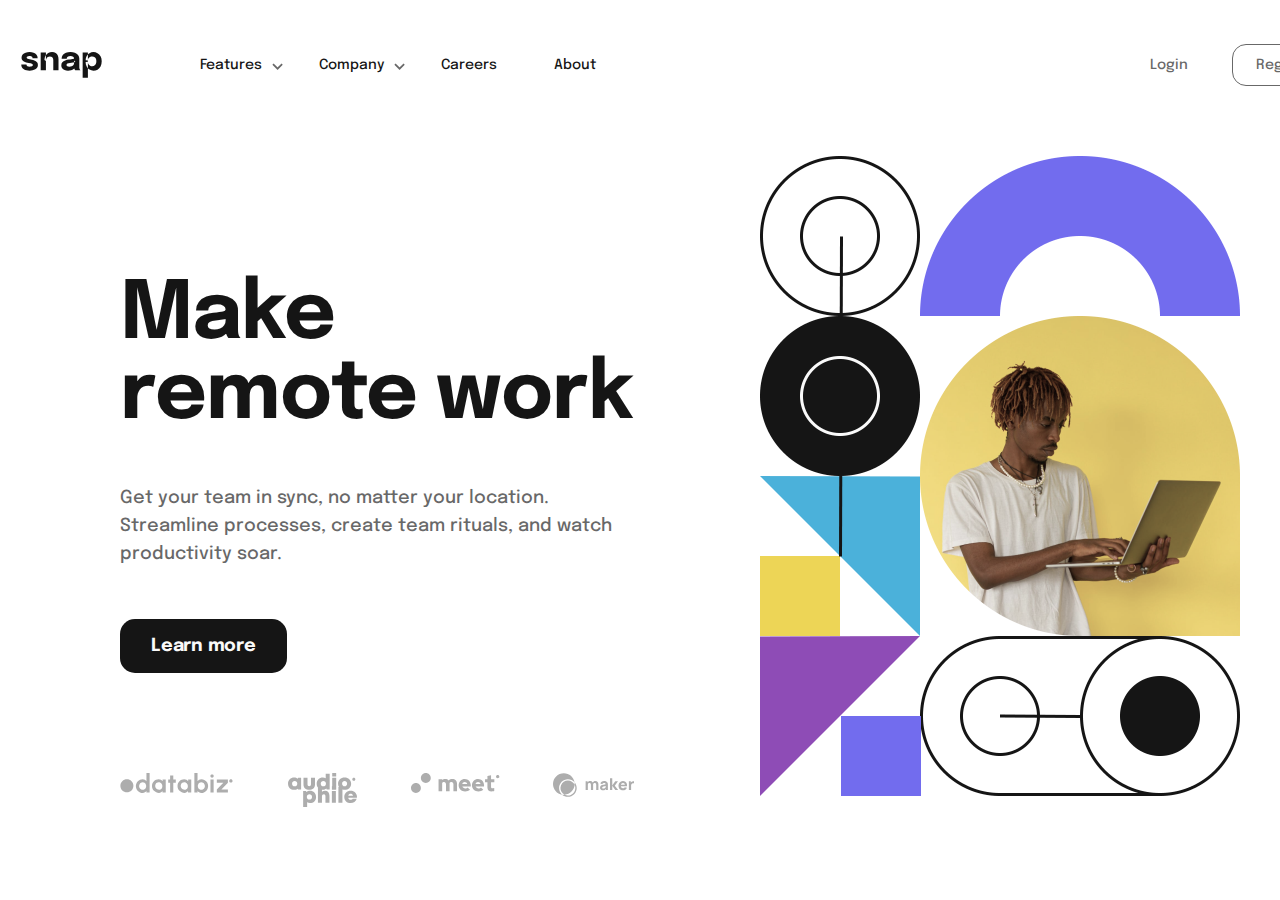
<file: index.html>
<!DOCTYPE html>
<html lang="en">
<head>
    <meta charset="UTF-8">
    <meta http-equiv="X-UA-Compatible" content="IE=edge">
    <meta name="viewport" content="width=device-width, initial-scale=1.0">
    <title>Document</title>
    <link rel="stylesheet" href="./css2/main.css">
</head>
<body>
    <header class="site-header">
        <div class="container">
         <div class="header__inner">
            <a class="header-logo" href="#">
                <img class="header__img" src="./img/snap.svg" alt="#" width="83" height="26" >

            </a>
            <nav class="nav">
                <ul class="nav__list">
                    <li class="nav__item ">
                        <a href="#" class="nav__link nav__item--activ">Features</a>
                            <ol class="activ__list">
                                <li class="activ__item">
                                    <a class="activ__link activ__link--iconka1 " href="./index2.html">Todo List</a>
                                </li>
                                <li class="activ__item">
                                    <a class="activ__link activ__link--iconka2 " href="./index2.html">Calendar</a>
                                </li>
                                <li class="activ__item">
                                    <a class="activ__link activ__link--iconka3 " href="./index2.html">Reminders</a>
                                </li><li class="activ__item">
                                    <a class="activ__link  activ__link--iconka4 " href="./index2.html">Planning</a>
                                </li>
                            </ol>
                    </li>
                    <li class="nav__item ">
                        <a class="nav__link nav__item--activ">Company</a>
                       
                            <ol class="activ__list1">
                                <li class="activ__item">
                                    <a class="activ__link" href="./index2.html">History</a>
                                </li>
                                <li class="activ__item">
                                    <a class="activ__link" href="./index2.html">Our Team</a>
                                </li>
                                <li class="activ__item">
                                    <a class="activ__link" href="./index2.html">Blog</a>
                               
                            </ol>
                       
                    </li>
                    <li class="nav__item">
                        <a class="nav__link">Careers</a>
                    </li><li class="nav__item">
                        <a class="nav__link">About</a>
                    </li>
                </ul>
            </nav>
            <div class="header__links">
                <a class="header-link " href="#">Login</a>
                <a class="header-link header-link--activ" href="#">Register</a>
            </div> 
         </div>
        </div>
    </header>
    <main >
        <section class="hero">
            <div class="container">
                <div class="hero__inner">
                <div class="hero__content">
                    <h1 class="hero-title">Make
                        remote work</h1>
                        <p class="hero-text">Get your team in sync, no matter your location.
                             Streamline processes, create team rituals, and watch productivity soar.</p>
                             <a class="hero-link" href="./index2.html">Learn more</a>
                
                <div class="hero-logos">
                    <ol class="hero__list">
                        <li class="hero__item">
                            <a class="hero-ligos" href="./index2.html">
                                <img class="hero__img" src="./img/databiz1.svg" alt="#" width="113" height="20">
                            </a>
                        </li>
                        <li class="hero__item">
                            <a class="hero-ligos" href="./index2.html">
                                <img class="hero__img" src="./img/Union2.svg" alt="#" width="73" height="34">
                            </a>
                        </li>
                        <li class="hero__item">
                            <a class="hero-ligos" href="./index2.html">
                                <img class="hero__img" src="./img/Combined-Shape3.svg" alt="#" width="89" height="20">
                            </a>
                        </li>
                        <li class="hero__item">
                            <a class="hero-ligos" href="./index2.html">
                                <img class="hero__img" src="./img/Combined-Shape4as4.svg" alt="#" width="82" height="24">
                            </a>
                        </li>
                    </ol>
                </div>
            </div>
                <img class="hero__img" src="./img/Group4.png" alt="#" width="480" height="640">
                </div>
            </div>
        </section>
    </main>

    
</body>
</html>
</file>
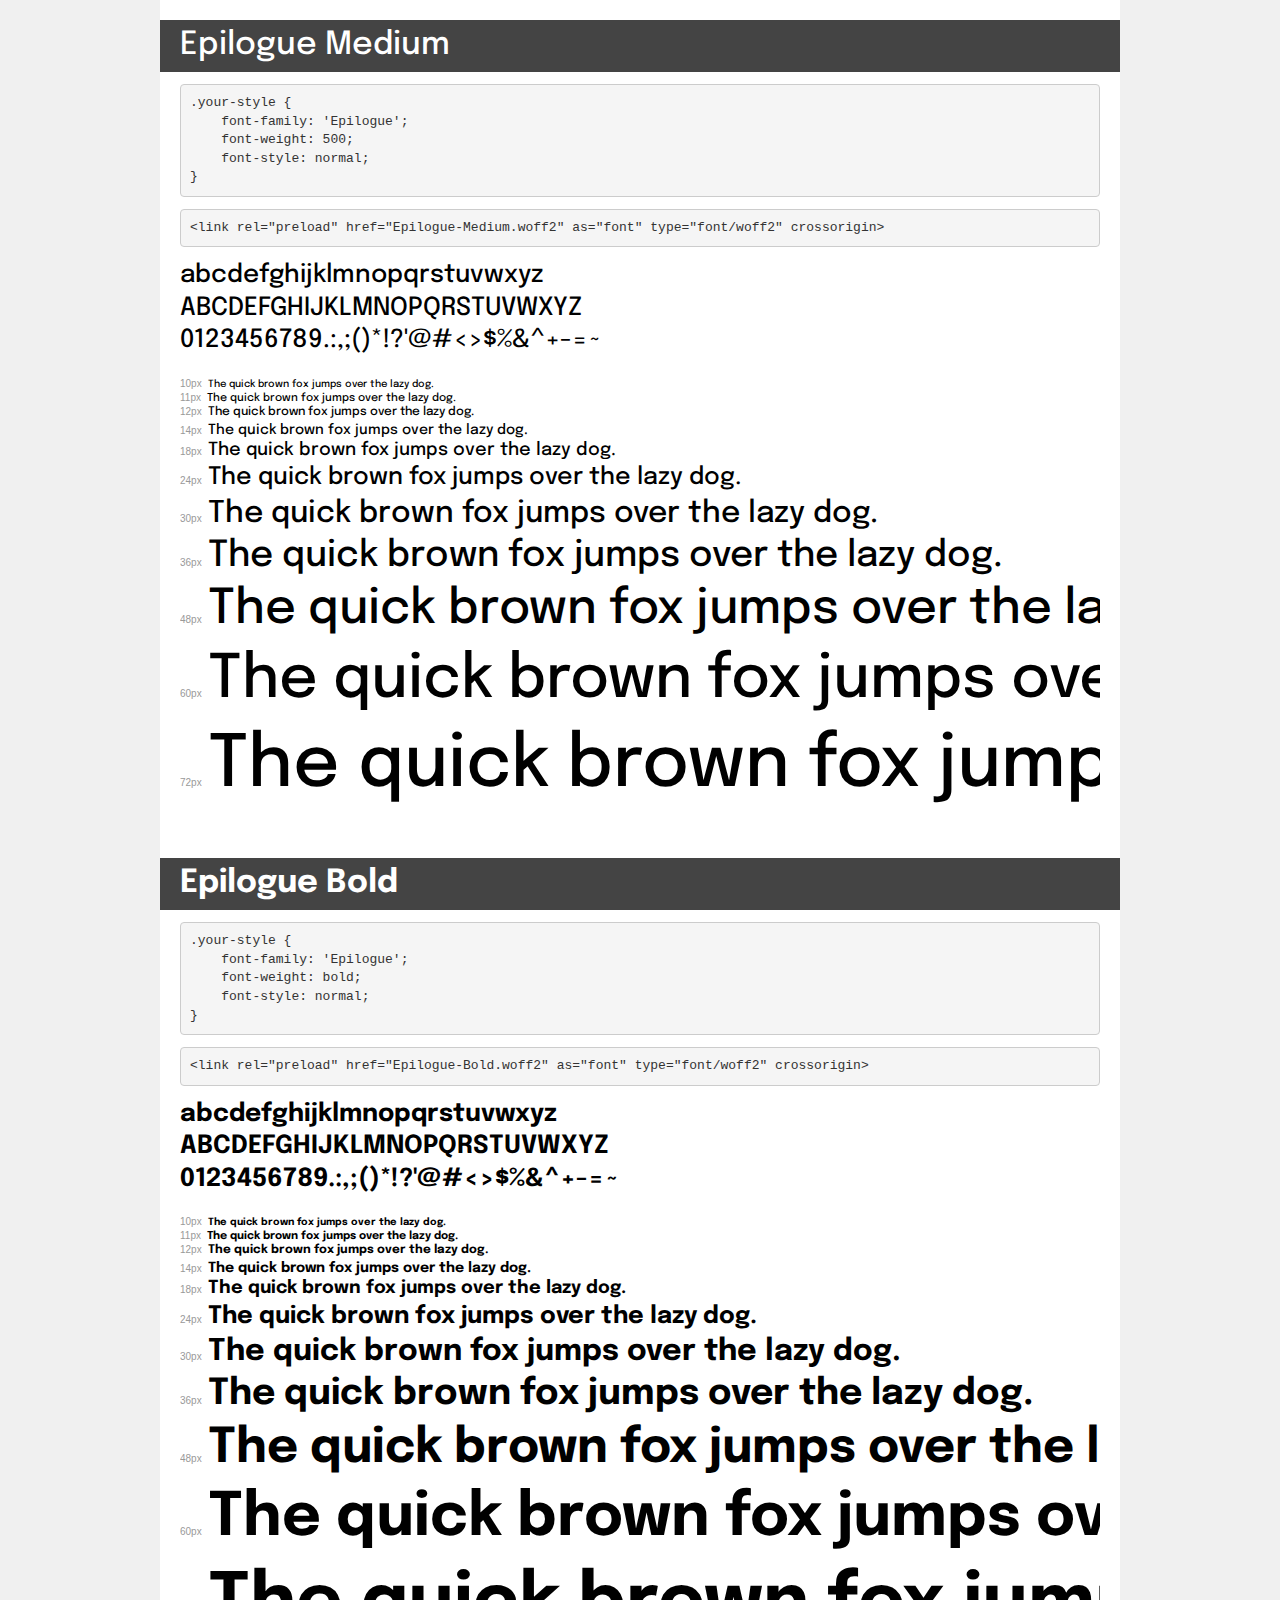
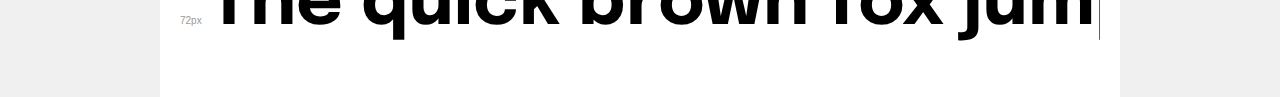
<file: fonts/demo.html>
<!DOCTYPE html>
<html lang="en">
<head>
    <meta charset="utf-8">
    <meta http-equiv="X-UA-Compatible" content="IE=edge">
    <meta name="viewport" content="width=device-width, initial-scale=1">
    <meta name="robots" content="noindex, noarchive">
    <meta name="format-detection" content="telephone=no">
    <title>Transfonter demo</title>
    <link href="stylesheet.css" rel="stylesheet">
    <style>
        /*
        http://meyerweb.com/eric/tools/css/reset/
        v2.0 | 20110126
        License: none (public domain)
        */
        html, body, div, span, applet, object, iframe,
        h1, h2, h3, h4, h5, h6, p, blockquote, pre,
        a, abbr, acronym, address, big, cite, code,
        del, dfn, em, img, ins, kbd, q, s, samp,
        small, strike, strong, sub, sup, tt, var,
        b, u, i, center,
        dl, dt, dd, ol, ul, li,
        fieldset, form, label, legend,
        table, caption, tbody, tfoot, thead, tr, th, td,
        article, aside, canvas, details, embed,
        figure, figcaption, footer, header, hgroup,
        menu, nav, output, ruby, section, summary,
        time, mark, audio, video {
            margin: 0;
            padding: 0;
            border: 0;
            font-size: 100%;
            font: inherit;
            vertical-align: baseline;
        }
        /* HTML5 display-role reset for older browsers */
        article, aside, details, figcaption, figure,
        footer, header, hgroup, menu, nav, section {
            display: block;
        }
        body {
            line-height: 1;
        }
        ol, ul {
            list-style: none;
        }
        blockquote, q {
            quotes: none;
        }
        blockquote:before, blockquote:after,
        q:before, q:after {
            content: '';
            content: none;
        }
        table {
            border-collapse: collapse;
            border-spacing: 0;
        }
        /* demo styles */
        body {
            background: #f0f0f0;
            color: #000;
        }
        .page {
            background: #fff;
            width: 920px;
            margin: 0 auto;
            padding: 20px 20px 0 20px;
            overflow: hidden;
        }
        .font-container {
            overflow-x: auto;
            overflow-y: hidden;
            margin-bottom: 40px;
            line-height: 1.3;
            white-space: nowrap;
            padding-bottom: 5px;
        }
        h1 {
            position: relative;
            background: #444;
            font-size: 32px;
            color: #fff;
            padding: 10px 20px;
            margin: 0 -20px 12px -20px;
        }
        .letters {
            font-size: 25px;
            margin-bottom: 20px;
        }
        .s10:before {
            content: '10px';
        }
        .s11:before {
            content: '11px';
        }
        .s12:before {
            content: '12px';
        }
        .s14:before {
            content: '14px';
        }
        .s18:before {
            content: '18px';
        }
        .s24:before {
            content: '24px';
        }
        .s30:before {
            content: '30px';
        }
        .s36:before {
            content: '36px';
        }
        .s48:before {
            content: '48px';
        }
        .s60:before {
            content: '60px';
        }
        .s72:before {
            content: '72px';
        }
        .s10:before, .s11:before, .s12:before, .s14:before,
        .s18:before, .s24:before, .s30:before, .s36:before,
        .s48:before, .s60:before, .s72:before {
            font-family: Arial, sans-serif;
            font-size: 10px;
            font-weight: normal;
            font-style: normal;
            color: #999;
            padding-right: 6px;
        }
        pre {
            display: block;
            padding: 9px;
            margin: 0 0 12px;
            font-family: Monaco, Menlo, Consolas, "Courier New", monospace;
            font-size: 13px;
            line-height: 1.428571429;
            color: #333;
            font-weight: normal;
            font-style: normal;
            background-color: #f5f5f5;
            border: 1px solid #ccc;
            overflow-x: auto;
            border-radius: 4px;
        }
        /* responsive */
        @media (max-width: 959px) {
            .page {
                width: auto;
                margin: 0;
            }
        }
    </style>
</head>
<body>
<div class="page">
    <div class="demo">
        <h1 style="font-family: 'Epilogue'; font-weight: 500; font-style: normal;">Epilogue Medium</h1>
        <pre title="Usage">.your-style {
    font-family: 'Epilogue';
    font-weight: 500;
    font-style: normal;
}</pre>
        <pre title="Preload (optional)">
&lt;link rel=&quot;preload&quot; href=&quot;Epilogue-Medium.woff2&quot; as=&quot;font&quot; type=&quot;font/woff2&quot; crossorigin&gt;</pre>
        <div class="font-container" style="font-family: 'Epilogue'; font-weight: 500; font-style: normal;">
            <p class="letters">
                abcdefghijklmnopqrstuvwxyz<br>
ABCDEFGHIJKLMNOPQRSTUVWXYZ<br>
                0123456789.:,;()*!?'@#&lt;&gt;$%&^+-=~
            </p>
            <p class="s10" style="font-size: 10px;">The quick brown fox jumps over the lazy dog.</p>
            <p class="s11" style="font-size: 11px;">The quick brown fox jumps over the lazy dog.</p>
            <p class="s12" style="font-size: 12px;">The quick brown fox jumps over the lazy dog.</p>
            <p class="s14" style="font-size: 14px;">The quick brown fox jumps over the lazy dog.</p>
            <p class="s18" style="font-size: 18px;">The quick brown fox jumps over the lazy dog.</p>
            <p class="s24" style="font-size: 24px;">The quick brown fox jumps over the lazy dog.</p>
            <p class="s30" style="font-size: 30px;">The quick brown fox jumps over the lazy dog.</p>
            <p class="s36" style="font-size: 36px;">The quick brown fox jumps over the lazy dog.</p>
            <p class="s48" style="font-size: 48px;">The quick brown fox jumps over the lazy dog.</p>
            <p class="s60" style="font-size: 60px;">The quick brown fox jumps over the lazy dog.</p>
            <p class="s72" style="font-size: 72px;">The quick brown fox jumps over the lazy dog.</p>
        </div>
    </div>

    <div class="demo">
        <h1 style="font-family: 'Epilogue'; font-weight: bold; font-style: normal;">Epilogue Bold</h1>
        <pre title="Usage">.your-style {
    font-family: 'Epilogue';
    font-weight: bold;
    font-style: normal;
}</pre>
        <pre title="Preload (optional)">
&lt;link rel=&quot;preload&quot; href=&quot;Epilogue-Bold.woff2&quot; as=&quot;font&quot; type=&quot;font/woff2&quot; crossorigin&gt;</pre>
        <div class="font-container" style="font-family: 'Epilogue'; font-weight: bold; font-style: normal;">
            <p class="letters">
                abcdefghijklmnopqrstuvwxyz<br>
ABCDEFGHIJKLMNOPQRSTUVWXYZ<br>
                0123456789.:,;()*!?'@#&lt;&gt;$%&^+-=~
            </p>
            <p class="s10" style="font-size: 10px;">The quick brown fox jumps over the lazy dog.</p>
            <p class="s11" style="font-size: 11px;">The quick brown fox jumps over the lazy dog.</p>
            <p class="s12" style="font-size: 12px;">The quick brown fox jumps over the lazy dog.</p>
            <p class="s14" style="font-size: 14px;">The quick brown fox jumps over the lazy dog.</p>
            <p class="s18" style="font-size: 18px;">The quick brown fox jumps over the lazy dog.</p>
            <p class="s24" style="font-size: 24px;">The quick brown fox jumps over the lazy dog.</p>
            <p class="s30" style="font-size: 30px;">The quick brown fox jumps over the lazy dog.</p>
            <p class="s36" style="font-size: 36px;">The quick brown fox jumps over the lazy dog.</p>
            <p class="s48" style="font-size: 48px;">The quick brown fox jumps over the lazy dog.</p>
            <p class="s60" style="font-size: 60px;">The quick brown fox jumps over the lazy dog.</p>
            <p class="s72" style="font-size: 72px;">The quick brown fox jumps over the lazy dog.</p>
        </div>
    </div>

</div>
</body>
</html>
</file>
<file: css2/main.css>
@font-face {
    font-family: 'Epilogue';
    src: url('../fonts/Epilogue-Medium.woff2') format('woff2'),
        url('../fonts/Epilogue-Medium.woff') format('woff');
    font-weight: 500;
    font-style: normal;
    font-display: swap;
}

@font-face {
    font-family: 'Epilogue';
    src: url('../fonts/Epilogue-Bold.woff2') format('woff2'),
        url('../fonts/Epilogue-Bold.woff') format('woff');
    font-weight: bold;
    font-style: normal;
    font-display: swap;
}

*{
    box-sizing: border-box;
    scroll-behavior: smooth;
}
body{
    margin: 0;
    font-family: 'Epilogue';
}
img{
    vertical-align: middle;
    object-position: center;
}
.container{
    width: 1360px;
    margin: 0 auto;
    padding: 0 20px;
}
.header__inner{
display: flex;
align-items: center;
padding-top: 40px;
}
.header-logo:hover{
    opacity: 0.2;
}
.nav__list{
    position: relative;
list-style: none;
display: flex;
align-items: center;
}
.nav__item{
margin-left: 57px;
}
.nav__link{
   padding: 20px 0;
text-decoration: none;
font-weight: 500;
font-size: 14px;
line-height: 16px;
/* identical to box height, or 114% */


/* Black */

color: #151515;
}
.nav__item--activ::after{
    position: absolute;
    background: url('../img/Path5.svg');
    background-repeat: no-repeat;
    content: '';
    background-size: 12px 8px;
    width: 12px;
    height: 8px;
    margin-left: 9px;
    top: 7px;
 
}

.header__links{
    margin-left: auto;
}
.header-link{
    text-decoration: none;
    font-weight: 500;
font-size: 14px;
line-height: 16px;
color: #686868;

}
.header-link--activ{
    border: 1.5px solid #686868;
border-radius: 14px;
font-weight: 500;
font-size: 14px;
line-height: 16px;
color: #686868;
padding: 13px 23px;
margin-left: 40px;
}
.header-link--activ:hover{
    background-color: #fff;
    border: 1px solid #0f0;
    color: rgb(24, 92, 24);
}
.header-link--activ:active{
    opacity: 0.2;
}
.header-link:hover{
    background-color: #fff;
    border: 1px solid #0f0;
    color: rgb(24, 92, 24);
}
.header-link:active{
    opacity: 0.2;
}
/* header end */
/* main stard  */
.hero__inner{
display: flex;
align-items: center;
margin: 67px 100px;
}
.hero__content{
width: 540px;
height: 400px;
margin-right: 125px;
}
.hero-title{
    font-weight: 700;
    font-size: 80px;
    line-height: 80px;
    /* or 100% */
    
    letter-spacing: -1.11111px;
    
    /* Black */
    
    color: #151515;
    margin: 0;
    padding: 0;
}
.hero-text{
    font-family: 'Epilogue';
    font-style: normal;
    font-weight: 500;
    font-size: 18px;
    line-height: 28px;
    color: #686868;
    margin: 48px 0 51px 0;
    padding: 0;
}
.hero-link{
    display: inline-block;
    font-weight: 700;
    font-size: 18px;
    line-height: 28px;
    /* identical to box height, or 156% */
    
    text-align: center;
    letter-spacing: -0.25px;
    
    /* Almost White */
    
    color: #FAFAFA;
    background: #151515;
border-radius: 15px;
padding: 13px 31px;
text-decoration: none;
margin-bottom: 100px;
}
.hero-link:hover{
    background-color: #fff;
    border: 1px solid #0f0;
    color: rgb(24, 92, 24);
}
.hero-link:active{
    opacity: 0.5;
}
.hero__list{
list-style: none;
margin: 0;
padding: 0;
display: flex;
justify-content: space-between;
}



.nav__item--activ:hover + .activ__list {
    position:absolute;
    display: block;
    position: absolute;
    background: #FFFFFF;
    box-shadow: 0px 10px 40px rgba(0, 0, 0, 0.149126);
    border-radius: 10px;
}
.nav__item--activ:hover + .activ__list1 {
    position:absolute;
    display: block;
    background: #FFFFFF;
    box-shadow: 0px 10px 40px rgba(0, 0, 0, 0.149126);
    border-radius: 10px;
   
}
.activ{
    /* display: none; */
    position: absolute;
    background: #FFFFFF;
    box-shadow: 0px 10px 40px rgba(0, 0, 0, 0.149126);
    border-radius: 10px;


}

.activ__list{
    position: relative;
    list-style: none;
    margin: 0;
    padding:25px;
    margin-right: 5px;
    display: none;
   left: 80px;
}

.activ__list1{
    position: relative;
    list-style: none;
    margin: 0;
    padding:25px;
    margin-right: 5px;
    display: none;
    left: 200px;
}
.activ__item{
margin-bottom: 16px;
}

.activ__link{
text-decoration: none;
font-weight: 500;
font-size: 14px;
line-height: 16px;
color: #686868;
}
.activ__link--iconka1::before{
    position: absolute;
    content: '';
background: url('../img/Shape1.svg');
width: 14px;
height: 16px;
background-repeat: no-repeat;
background-size: 14px 16px;
left: 5px;
}
.activ__link--iconka2::before{
    position: absolute;
    content: '';
background: url('../img/calendar.svg');
background-repeat: no-repeat;
background-size: 14px 16px;
width: 14px;
height: 16px;
left: 5px;
}
.activ__link--iconka3::before{
    position: absolute;
    content: '';
background: url('../img/Bell3.svg');
background-repeat: no-repeat;
background-size: 14px 16px;
width: 14px;
height: 16px;
left: 5px;
} 
.activ__link--iconka4::before {
    position: absolute;
    content: '';
background: url('../img/Combined\ Shape4.svg');
background-repeat: no-repeat;
background-size: 14px 16px;
width: 14px;
height: 16px;
left: 5px;
}
</file>
<file: fonts/stylesheet.css>
@font-face {
    font-family: 'Epilogue';
    src: url('Epilogue-Medium.woff2') format('woff2'),
        url('Epilogue-Medium.woff') format('woff');
    font-weight: 500;
    font-style: normal;
    font-display: swap;
}

@font-face {
    font-family: 'Epilogue';
    src: url('Epilogue-Bold.woff2') format('woff2'),
        url('Epilogue-Bold.woff') format('woff');
    font-weight: bold;
    font-style: normal;
    font-display: swap;
}
</file>
